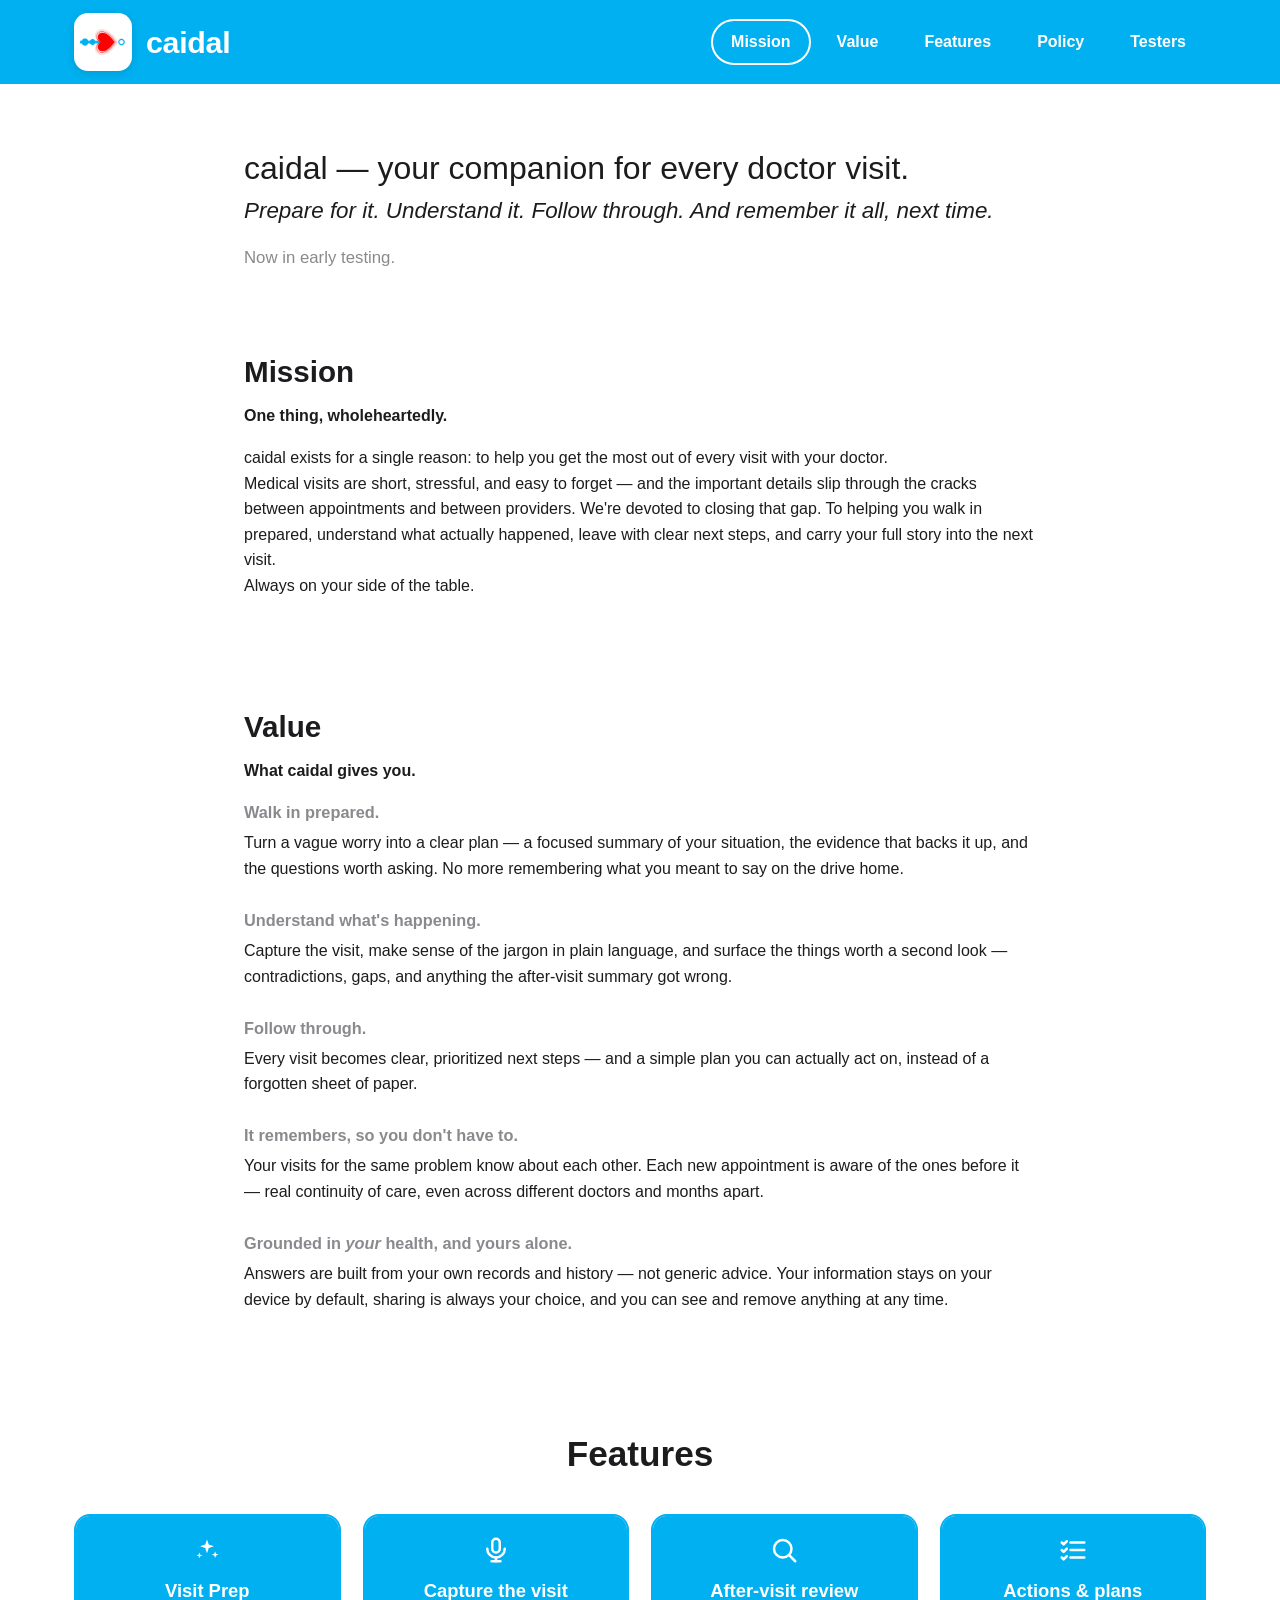
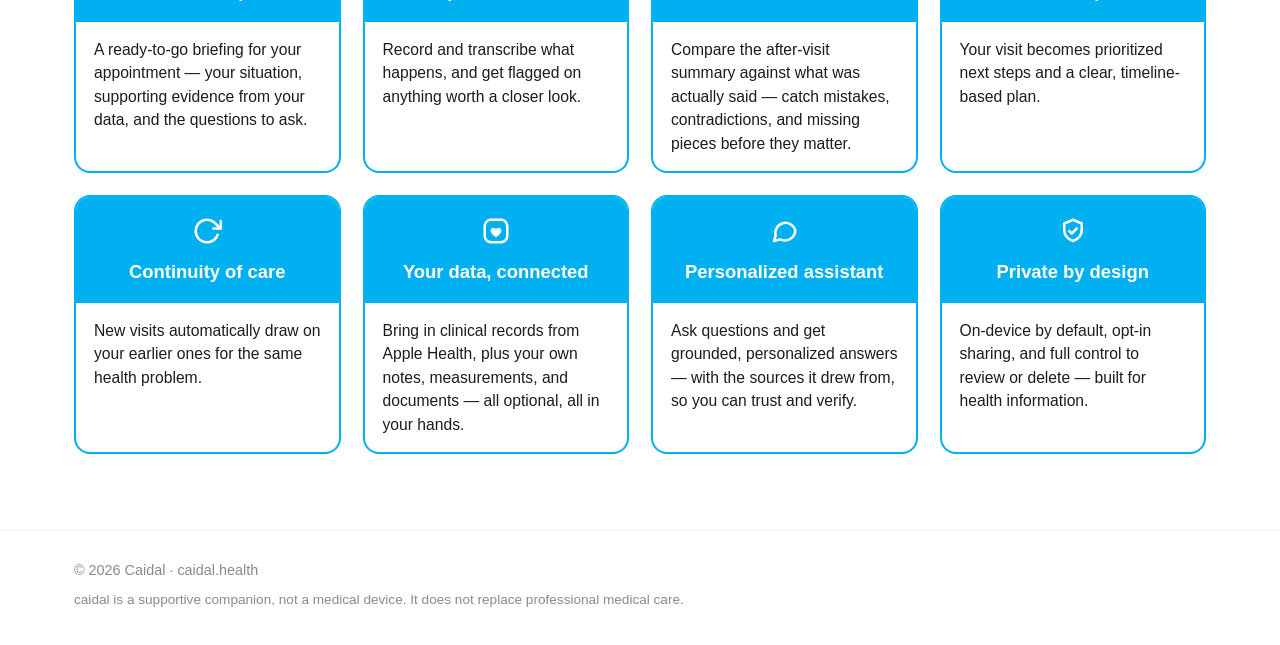
<file: index.html>
<!DOCTYPE html>
<html lang="en">
<head>
  <meta charset="UTF-8">
  <meta name="viewport" content="width=device-width, initial-scale=1">
  <title>caidal — your companion for every doctor visit</title>
  <meta name="description" content="caidal helps you prepare for, understand, and follow through on every doctor visit — grounded in your own health, and on your side.">

  <!-- Open Graph (nice link previews) -->
  <meta property="og:title" content="caidal — your companion for every doctor visit">
  <meta property="og:description" content="Prepare for it. Understand it. Follow through. And remember it all, next time.">
  <meta property="og:type" content="website">
  <meta property="og:url" content="https://caidal.health">
  <meta property="og:image" content="https://caidal.health/assets/og-image.png">

  <link rel="icon" type="image/png" href="assets/favicon.png?v=2">
  <link rel="stylesheet" href="styles.css">
</head>
<body>

  <!-- ─────────────── Header ─────────────── -->
  <header class="site-header">
    <div class="header-inner">
      <a class="brand" href="#top" aria-label="caidal home">
        <span class="logo-tile"><img src="assets/logo.png" alt="caidal"></span>
        <span class="wordmark">caidal</span>
      </a>

      <button class="nav-toggle" aria-label="Menu" aria-expanded="false" aria-controls="primary-nav">
        <span></span><span></span><span></span>
      </button>

      <nav>
        <ul id="primary-nav">
          <li><a href="#mission">Mission</a></li>
          <li><a href="#value">Value</a></li>
          <li><a href="#features">Features</a></li>
          <li><a href="privacy.html">Policy</a></li>
          <li><a href="testers.html">Testers</a></li>
        </ul>
      </nav>
    </div>
  </header>

  <main id="top">

    <!-- ─────────────── Hero ─────────────── -->
    <section class="hero prose">
      <h1 class="hero-title">caidal — your companion for every doctor visit.</h1>
      <p class="hero-sub"><em>Prepare for it. Understand it. Follow through. And remember it all, next time.</em></p>
      <p class="hero-badge">Now in early testing.</p>
    </section>

    <!-- ─────────────── Mission ─────────────── -->
    <section id="mission" class="section prose">
      <h2>Mission</h2>
      <p class="lead">One thing, wholeheartedly.</p>
      <p>
        caidal exists for a single reason: to help you get the most out of every visit with your doctor.<br>
        Medical visits are short, stressful, and easy to forget — and the important details slip through the cracks between appointments and between providers. We're devoted to closing that gap. To helping you walk in prepared, understand what actually happened, leave with clear next steps, and carry your full story into the next visit.<br>
        Always on your side of the table.
      </p>
    </section>

    <!-- ─────────────── Value ─────────────── -->
    <section id="value" class="section prose">
      <h2>Value</h2>
      <p class="lead">What caidal gives you.</p>

      <div class="value-item">
        <h3>Walk in prepared.</h3>
        <p>Turn a vague worry into a clear plan — a focused summary of your situation, the evidence that backs it up, and the questions worth asking. No more remembering what you meant to say on the drive home.</p>
      </div>

      <div class="value-item">
        <h3>Understand what's happening.</h3>
        <p>Capture the visit, make sense of the jargon in plain language, and surface the things worth a second look — contradictions, gaps, and anything the after-visit summary got wrong.</p>
      </div>

      <div class="value-item">
        <h3>Follow through.</h3>
        <p>Every visit becomes clear, prioritized next steps — and a simple plan you can actually act on, instead of a forgotten sheet of paper.</p>
      </div>

      <div class="value-item">
        <h3>It remembers, so you don't have to.</h3>
        <p>Your visits for the same problem know about each other. Each new appointment is aware of the ones before it — real continuity of care, even across different doctors and months apart.</p>
      </div>

      <div class="value-item">
        <h3>Grounded in <em>your</em> health, and yours alone.</h3>
        <p>Answers are built from your own records and history — not generic advice. Your information stays on your device by default, sharing is always your choice, and you can see and remove anything at any time.</p>
      </div>
    </section>

    <!-- ─────────────── Features ─────────────── -->
    <section id="features" class="features">
      <h2 class="features-title">Features</h2>

      <div class="feature-grid">
        <article class="feature-card">
          <div class="feature-card-head">
            <div class="feature-icon">
              <svg viewBox="0 0 24 24" fill="currentColor" aria-hidden="true">
                <path d="M12 3.5l1.4 4.1 4.1 1.4-4.1 1.4L12 14.5l-1.4-4.1L6.5 9l4.1-1.4L12 3.5z"/>
                <path d="M18.5 13l.7 2 2 .7-2 .7-.7 2-.7-2-2-.7 2-.7.7-2z"/>
                <path d="M6 14l.6 1.7 1.7.6-1.7.6L6 18.6l-.6-1.7L3.7 16.3l1.7-.6L6 14z"/>
              </svg>
            </div>
            <h3>Visit Prep</h3>
          </div>
          <div class="feature-card-body">
            <p>A ready-to-go briefing for your appointment — your situation, supporting evidence from your data, and the questions to ask.</p>
          </div>
        </article>

        <article class="feature-card">
          <div class="feature-card-head">
            <div class="feature-icon">
              <svg viewBox="0 0 24 24" fill="none" stroke="currentColor" stroke-width="2" stroke-linecap="round" stroke-linejoin="round" aria-hidden="true">
                <rect x="9" y="3" width="6" height="11" rx="3"/>
                <path d="M5 11a7 7 0 0 0 14 0"/>
                <line x1="12" y1="18" x2="12" y2="21"/>
                <line x1="8.5" y1="21" x2="15.5" y2="21"/>
              </svg>
            </div>
            <h3>Capture the visit</h3>
          </div>
          <div class="feature-card-body">
            <p>Record and transcribe what happens, and get flagged on anything worth a closer look.</p>
          </div>
        </article>

        <article class="feature-card">
          <div class="feature-card-head">
            <div class="feature-icon">
              <svg viewBox="0 0 24 24" fill="none" stroke="currentColor" stroke-width="2" stroke-linecap="round" stroke-linejoin="round" aria-hidden="true">
                <circle cx="11" cy="11" r="7"/>
                <line x1="16.5" y1="16.5" x2="21" y2="21"/>
              </svg>
            </div>
            <h3>After-visit review</h3>
          </div>
          <div class="feature-card-body">
            <p>Compare the after-visit summary against what was actually said — catch mistakes, contradictions, and missing pieces before they matter.</p>
          </div>
        </article>

        <article class="feature-card">
          <div class="feature-card-head">
            <div class="feature-icon">
              <svg viewBox="0 0 24 24" fill="none" stroke="currentColor" stroke-width="2" stroke-linecap="round" stroke-linejoin="round" aria-hidden="true">
                <path d="M3 6l1.5 1.5L7 5"/>
                <path d="M3 12l1.5 1.5L7 11"/>
                <path d="M3 18l1.5 1.5L7 17"/>
                <line x1="10" y1="6" x2="21" y2="6"/>
                <line x1="10" y1="12" x2="21" y2="12"/>
                <line x1="10" y1="18" x2="21" y2="18"/>
              </svg>
            </div>
            <h3>Actions &amp; plans</h3>
          </div>
          <div class="feature-card-body">
            <p>Your visit becomes prioritized next steps and a clear, timeline-based plan.</p>
          </div>
        </article>

        <article class="feature-card">
          <div class="feature-card-head">
            <div class="feature-icon">
              <svg viewBox="0 0 24 24" fill="none" stroke="currentColor" stroke-width="2" stroke-linecap="round" stroke-linejoin="round" aria-hidden="true">
                <polyline points="23 4 23 10 17 10"/>
                <path d="M20.49 15a9 9 0 1 1-2.12-9.36L23 10"/>
              </svg>
            </div>
            <h3>Continuity of care</h3>
          </div>
          <div class="feature-card-body">
            <p>New visits automatically draw on your earlier ones for the same health problem.</p>
          </div>
        </article>

        <article class="feature-card">
          <div class="feature-card-head">
            <div class="feature-icon">
              <svg viewBox="0 0 24 24" fill="none" stroke="currentColor" stroke-width="2" stroke-linejoin="round" aria-hidden="true">
                <rect x="3" y="3" width="18" height="18" rx="5"/>
                <path d="M12 17c-2.5-1.7-4.3-3.3-4.3-5.2a2.2 2.2 0 0 1 4.3-.8 2.2 2.2 0 0 1 4.3.8c0 1.9-1.8 3.5-4.3 5.2z" fill="currentColor" stroke="none"/>
              </svg>
            </div>
            <h3>Your data, connected</h3>
          </div>
          <div class="feature-card-body">
            <p>Bring in clinical records from Apple Health, plus your own notes, measurements, and documents — all optional, all in your hands.</p>
          </div>
        </article>

        <article class="feature-card">
          <div class="feature-card-head">
            <div class="feature-icon">
              <svg viewBox="0 0 24 24" fill="none" stroke="currentColor" stroke-width="2" stroke-linecap="round" stroke-linejoin="round" aria-hidden="true">
                <path d="M21 11.5a8 8 0 0 1-8.5 8 9 9 0 0 1-3.7-.8L4 20l1.3-4.2A8 8 0 1 1 21 11.5z"/>
              </svg>
            </div>
            <h3>Personalized assistant</h3>
          </div>
          <div class="feature-card-body">
            <p>Ask questions and get grounded, personalized answers — with the sources it drew from, so you can trust and verify.</p>
          </div>
        </article>

        <article class="feature-card">
          <div class="feature-card-head">
            <div class="feature-icon">
              <svg viewBox="0 0 24 24" fill="none" stroke="currentColor" stroke-width="2" stroke-linecap="round" stroke-linejoin="round" aria-hidden="true">
                <path d="M12 3l7 3v5c0 4.5-3 7.6-7 9-4-1.4-7-4.5-7-9V6z"/>
                <path d="M9 12l2 2 4-4"/>
              </svg>
            </div>
            <h3>Private by design</h3>
          </div>
          <div class="feature-card-body">
            <p>On-device by default, opt-in sharing, and full control to review or delete — built for health information.</p>
          </div>
        </article>
      </div>
    </section>

  </main>

  <!-- ─────────────── Footer ─────────────── -->
  <footer class="site-footer">
    <div class="footer-inner">
      <p>© 2026 Caidal · caidal.health</p>
      <p class="disclaimer">caidal is a supportive companion, not a medical device. It does not replace professional medical care.</p>
    </div>
  </footer>

  <script src="script.js"></script>
</body>
</html>
</file>
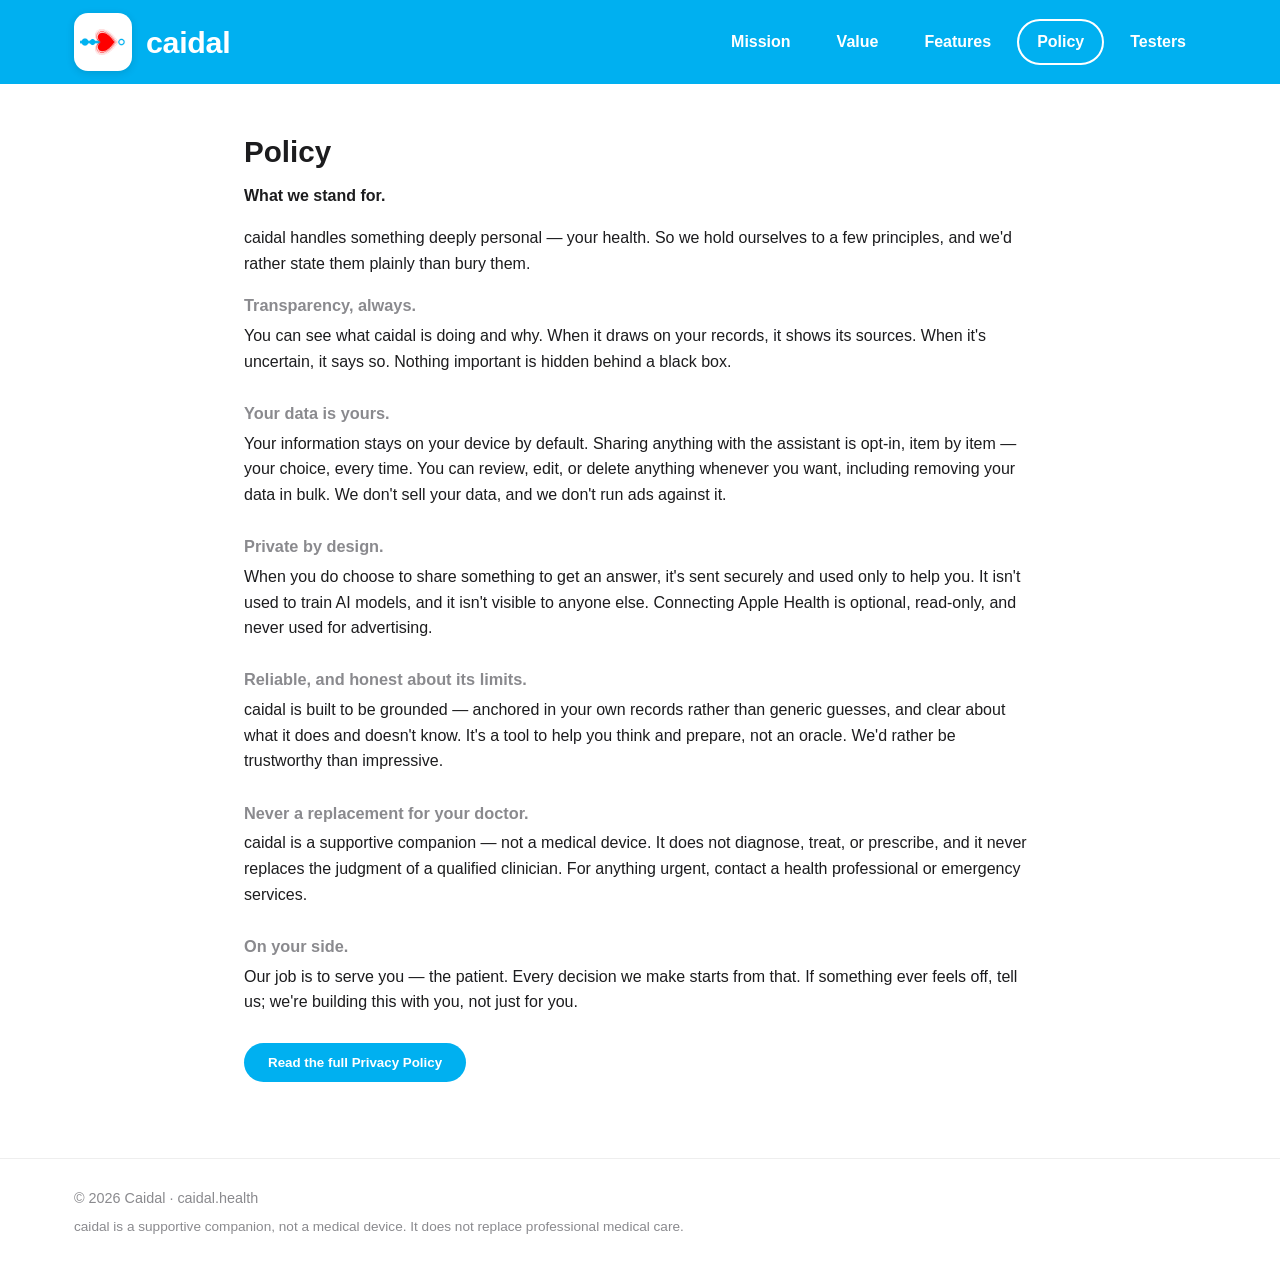
<file: privacy.html>
<!DOCTYPE html>
<html lang="en">
<head>
  <meta charset="UTF-8">
  <meta name="viewport" content="width=device-width, initial-scale=1">
  <title>Policy — caidal</title>
  <meta name="description" content="What caidal stands for — transparency, your data in your control, and never a replacement for clinical care.">
  <link rel="icon" type="image/png" href="assets/favicon.png?v=2">
  <link rel="stylesheet" href="styles.css">
</head>
<body>

  <header class="site-header">
    <div class="header-inner">
      <a class="brand" href="index.html" aria-label="caidal home">
        <span class="logo-tile"><img src="assets/logo.png" alt="caidal"></span>
        <span class="wordmark">caidal</span>
      </a>
      <button class="nav-toggle" aria-label="Menu" aria-expanded="false" aria-controls="primary-nav">
        <span></span><span></span><span></span>
      </button>
      <nav>
        <ul id="primary-nav">
          <li><a href="index.html#mission">Mission</a></li>
          <li><a href="index.html#value">Value</a></li>
          <li><a href="index.html#features">Features</a></li>
          <li><a href="privacy.html" class="active">Policy</a></li>
          <li><a href="testers.html">Testers</a></li>
        </ul>
      </nav>
    </div>
  </header>

  <main>
    <section class="section prose">
      <h2>Policy</h2>
      <p class="lead">What we stand for.</p>
      <p>caidal handles something deeply personal — your health. So we hold ourselves to a few principles, and we'd rather state them plainly than bury them.</p>

      <div class="value-item">
        <h3>Transparency, always.</h3>
        <p>You can see what caidal is doing and why. When it draws on your records, it shows its sources. When it's uncertain, it says so. Nothing important is hidden behind a black box.</p>
      </div>

      <div class="value-item">
        <h3>Your data is yours.</h3>
        <p>Your information stays on your device by default. Sharing anything with the assistant is opt-in, item by item — your choice, every time. You can review, edit, or delete anything whenever you want, including removing your data in bulk. We don't sell your data, and we don't run ads against it.</p>
      </div>

      <div class="value-item">
        <h3>Private by design.</h3>
        <p>When you do choose to share something to get an answer, it's sent securely and used only to help you. It isn't used to train AI models, and it isn't visible to anyone else. Connecting Apple Health is optional, read-only, and never used for advertising.</p>
      </div>

      <div class="value-item">
        <h3>Reliable, and honest about its limits.</h3>
        <p>caidal is built to be grounded — anchored in your own records rather than generic guesses, and clear about what it does and doesn't know. It's a tool to help you think and prepare, not an oracle. We'd rather be trustworthy than impressive.</p>
      </div>

      <div class="value-item">
        <h3>Never a replacement for your doctor.</h3>
        <p>caidal is a supportive companion — not a medical device. It does not diagnose, treat, or prescribe, and it never replaces the judgment of a qualified clinician. For anything urgent, contact a health professional or emergency services.</p>
      </div>

      <div class="value-item">
        <h3>On your side.</h3>
        <p>Our job is to serve you — the patient. Every decision we make starts from that. If something ever feels off, tell us; we're building this with you, not just for you.</p>
      </div>

      <div class="actions">
        <button class="btn" data-modal="privacy-full">Read the full Privacy Policy</button>
      </div>
    </section>
  </main>

  <footer class="site-footer">
    <div class="footer-inner">
      <p>© 2026 Caidal · caidal.health</p>
      <p class="disclaimer">caidal is a supportive companion, not a medical device. It does not replace professional medical care.</p>
    </div>
  </footer>

  <!-- ─────────────── Full Privacy Policy (modal) ─────────────── -->
  <div class="modal" id="privacy-full" hidden role="dialog" aria-modal="true" aria-labelledby="privacy-full-title">
    <div class="modal-dialog">
      <div class="modal-head">
        <h3 id="privacy-full-title">Privacy Policy</h3>
        <button class="modal-close" data-close aria-label="Close">&times;</button>
      </div>
      <div class="modal-body">
        <p class="muted">Last updated: July 16, 2026</p>
        <p>caidal (“caidal,” “we,” “us”) is a companion app that helps you prepare for, understand, and follow through on your medical visits. This Privacy Policy explains what information the app handles, how it's used, and the choices and controls you have.</p>

        <h4>Who we are</h4>
        <p>caidal is built by the caidal team, led by Drashko Nakikj, based in New York, USA. You can reach us anytime at <strong>drashko.nakikj@gmail.com</strong>.</p>

        <h4>The short version</h4>
        <ul>
          <li>Your information stays <strong>on your device</strong> unless you choose to share it.</li>
          <li>Sharing with the AI assistant is <strong>opt-in</strong>, and you can review or delete anything at any time.</li>
          <li>We <strong>do not sell</strong> your data and <strong>do not use it for advertising.</strong></li>
          <li>Connecting <strong>Apple Health</strong> is optional, read-only, and never used for ads.</li>
          <li>caidal is <strong>not a medical device</strong> and does not replace professional care.</li>
        </ul>

        <h4>Information caidal handles</h4>
        <p>Depending on how you use the app, caidal may handle: profile information you enter; visit information you create (details, questions, notes, tags, and audio you choose to record); health and personal data you add or import — including clinical records from Apple Health; your conversations with the assistant; and basic app activity needed to run the service.</p>

        <h4>Where your information is stored</h4>
        <p>By default, your information is stored <strong>locally on your device.</strong> caidal does not upload it to our servers or to third parties simply because you added it to the app.</p>

        <h4>When information is shared — and with whom</h4>
        <p><strong>AI assistant (OpenAI).</strong> When you choose to use the assistant, the relevant content is sent — through caidal's secure server — to OpenAI, which processes it to generate responses. This is opt-in and item-by-item. OpenAI does not use this content to train its models, and it is not visible to other users. OpenAI may retain content briefly to monitor for misuse, per its API policies. caidal uses this content only to provide the app's features — never for advertising, marketing, or data mining.</p>
        <p><strong>Apple Health (optional).</strong> If you connect Apple Health, caidal reads only the records you approve, with your explicit permission. caidal never writes data back, never stores it in iCloud, and never uses Health data for advertising. Clinical records are sent to OpenAI only if you choose to share them with the assistant, and solely to provide the feature you requested.</p>
        <p><strong>Apple (during testing).</strong> While caidal is distributed through TestFlight, Apple may provide us with crash logs and basic usage statistics to help us improve the app.</p>
        <p>We do not sell your information, and we do not share it with advertisers or data brokers.</p>

        <h4>Your choices and controls</h4>
        <ul>
          <li>Share nothing by default — your data stays on your device until you decide otherwise.</li>
          <li>Opt in per item — you choose exactly what the assistant can use.</li>
          <li>Review, edit, and delete anything at any time, including a built-in Data Manager for bulk deletion.</li>
          <li>Disconnect Apple Health anytime in Settings → Privacy &amp; Security → Health.</li>
          <li>Delete everything by removing your data in the app and/or deleting the app.</li>
        </ul>

        <h4>Data retention</h4>
        <p>Information stays on your device until you delete it or remove the app. Content sent to OpenAI is handled per its retention policies (typically deleted within a short window). Contact us at <strong>drashko.nakikj@gmail.com</strong> with any request about your information.</p>

        <h4>Security</h4>
        <p>We take reasonable measures to protect your information, including keeping data on your device by default and transmitting it over encrypted connections (HTTPS/TLS) when it is shared. No method of storage or transmission is ever 100% secure, but we design caidal to minimize what leaves your device.</p>

        <h4>Minors</h4>
        <p>caidal is intended for adults. If you are a minor (under 18), please do not use the app. We do not knowingly collect information from anyone under 18.</p>

        <h4>Not medical advice</h4>
        <p>caidal is a supportive tool and not a medical device. It does not diagnose, treat, or prescribe, and it does not replace the judgment of a qualified healthcare professional. For anything urgent, contact a health professional or emergency services.</p>

        <h4>Changes to this policy</h4>
        <p>We may update this policy as caidal evolves. Material changes will be posted here with a new “Last updated” date.</p>

        <h4>Contact</h4>
        <p>Questions or requests about your privacy? Email us at <strong>drashko.nakikj@gmail.com</strong>.</p>
      </div>
    </div>
  </div>

  <script src="script.js"></script>
</body>
</html>
</file>
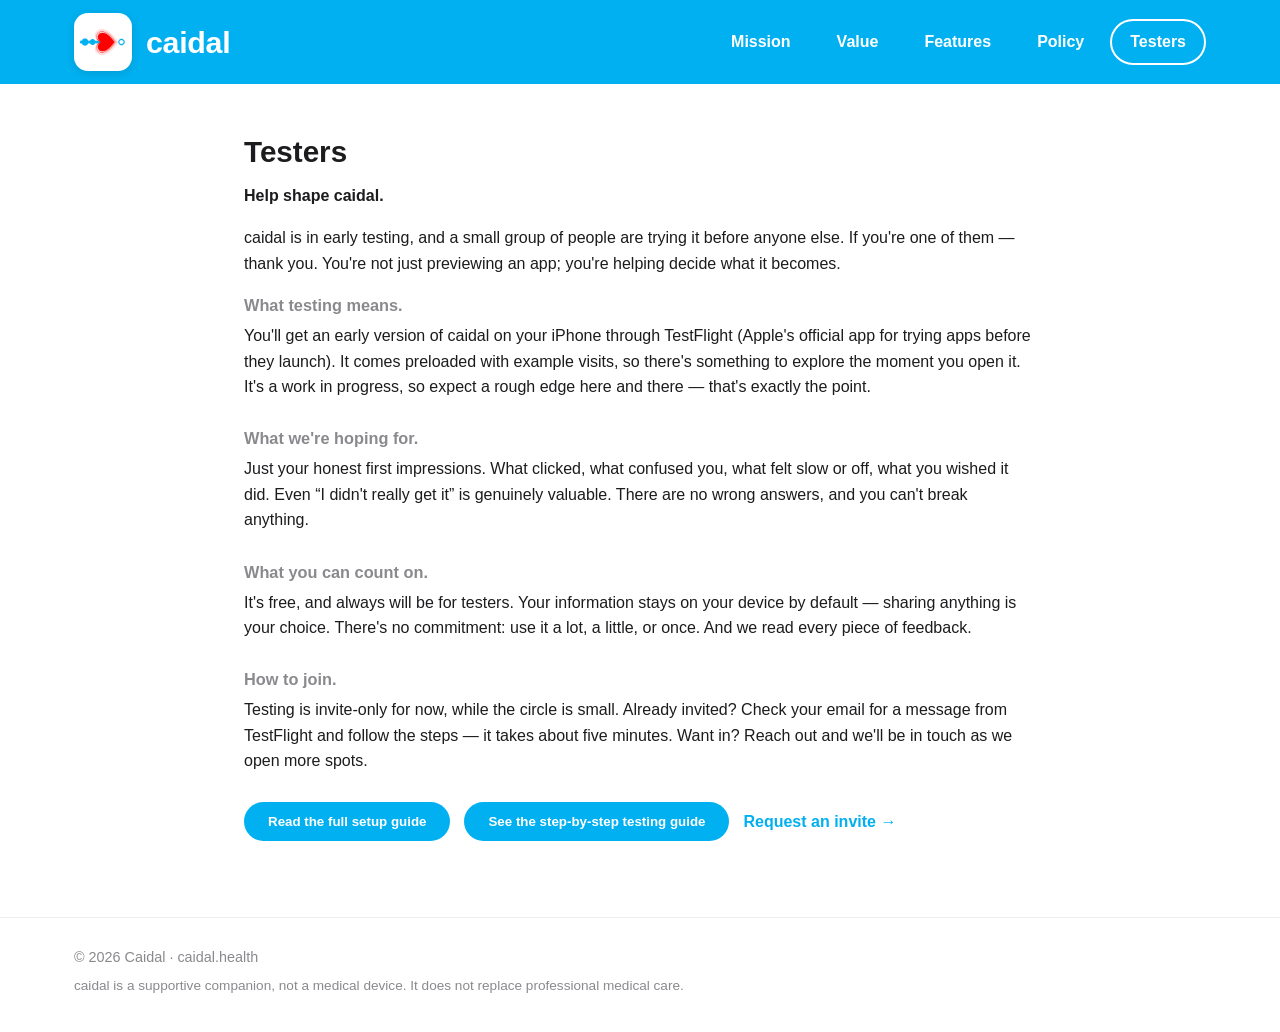
<file: testers.html>
<!DOCTYPE html>
<html lang="en">
<head>
  <meta charset="UTF-8">
  <meta name="viewport" content="width=device-width, initial-scale=1">
  <title>Testers — caidal</title>
  <meta name="description" content="Help shape caidal. Join the early testers trying it before anyone else.">
  <link rel="icon" type="image/png" href="assets/favicon.png?v=2">
  <link rel="stylesheet" href="styles.css?v=4">
</head>
<body>

  <header class="site-header">
    <div class="header-inner">
      <a class="brand" href="index.html" aria-label="caidal home">
        <span class="logo-tile"><img src="assets/logo.png" alt="caidal"></span>
        <span class="wordmark">caidal</span>
      </a>
      <button class="nav-toggle" aria-label="Menu" aria-expanded="false" aria-controls="primary-nav">
        <span></span><span></span><span></span>
      </button>
      <nav>
        <ul id="primary-nav">
          <li><a href="index.html#mission">Mission</a></li>
          <li><a href="index.html#value">Value</a></li>
          <li><a href="index.html#features">Features</a></li>
          <li><a href="privacy.html">Policy</a></li>
          <li><a href="testers.html" class="active">Testers</a></li>
        </ul>
      </nav>
    </div>
  </header>

  <main>
    <section class="section prose">
      <h2>Testers</h2>
      <p class="lead">Help shape caidal.</p>
      <p>caidal is in early testing, and a small group of people are trying it before anyone else. If you're one of them — thank you. You're not just previewing an app; you're helping decide what it becomes.</p>

      <div class="value-item">
        <h3>What testing means.</h3>
        <p>You'll get an early version of caidal on your iPhone through TestFlight (Apple's official app for trying apps before they launch). It comes preloaded with example visits, so there's something to explore the moment you open it. It's a work in progress, so expect a rough edge here and there — that's exactly the point.</p>
      </div>

      <div class="value-item">
        <h3>What we're hoping for.</h3>
        <p>Just your honest first impressions. What clicked, what confused you, what felt slow or off, what you wished it did. Even “I didn't really get it” is genuinely valuable. There are no wrong answers, and you can't break anything.</p>
      </div>

      <div class="value-item">
        <h3>What you can count on.</h3>
        <p>It's free, and always will be for testers. Your information stays on your device by default — sharing anything is your choice. There's no commitment: use it a lot, a little, or once. And we read every piece of feedback.</p>
      </div>

      <div class="value-item">
        <h3>How to join.</h3>
        <p>Testing is invite-only for now, while the circle is small. Already invited? Check your email for a message from TestFlight and follow the steps — it takes about five minutes. Want in? Reach out and we'll be in touch as we open more spots.</p>
      </div>

      <div class="actions">
        <button class="btn" data-modal="tester-guide">Read the full setup guide</button>
        <button class="btn" data-modal="testing-guide">See the step-by-step testing guide</button>
        <a class="link-btn" href="mailto:drashko.nakikj@gmail.com?subject=caidal%20beta%20invite">Request an invite &rarr;</a>
      </div>
    </section>
  </main>

  <footer class="site-footer">
    <div class="footer-inner">
      <p>© 2026 Caidal · caidal.health</p>
      <p class="disclaimer">caidal is a supportive companion, not a medical device. It does not replace professional medical care.</p>
    </div>
  </footer>

  <!-- ─────────────── Tester setup guide (modal) ─────────────── -->
  <div class="modal" id="tester-guide" hidden role="dialog" aria-modal="true" aria-labelledby="tester-guide-title">
    <div class="modal-dialog">
      <div class="modal-head">
        <h3 id="tester-guide-title">Setup guide</h3>
        <button class="modal-close" data-close aria-label="Close">&times;</button>
      </div>
      <div class="modal-body">
        <p>Welcome — and thank you for helping test caidal. This takes about 10 minutes, and no tech skills are needed. If you can install an app, you can do this.</p>
        <p class="muted">You'll need an iPhone (or iPad) on a recent version of iOS. If anything won't install, it's usually because the phone needs a quick update: Settings → General → Software Update.</p>

        <h4>1 · Get the app (three steps)</h4>
        <p>caidal isn't in the App Store yet, so we use Apple's official tool for trying apps early, called <strong>TestFlight</strong>. It's made by Apple and completely safe.</p>
        <ul class="step-list">
          <li><strong>Install TestFlight</strong> — open the App Store, search “TestFlight,” and tap Get (it's free).</li>
          <li><strong>Accept your invitation</strong> — open the “You're invited to test caidal” email on your iPhone and tap “View in TestFlight,” then Accept.</li>
          <li><strong>Install caidal</strong> — tap Install. That's it — caidal is now on your home screen.</li>
        </ul>
        <p class="muted">Because it's a test version, caidal may update often. When it does, TestFlight will let you know — just tap Update.</p>

        <h4>2 · Your first time opening caidal</h4>
        <ul>
          <li><strong>A quick welcome tour.</strong> The first launch opens with a short intro — what caidal is, how it works, and how it treats your data. It's a few taps, and you can hit “Skip” (top-right) anytime.</li>
          <li><strong>One thing to accept.</strong> On the privacy screen you'll tick a short <strong>tester consent</strong> — a plain-language “this is an early beta, not medical advice” note. It needs to be checked to continue.</li>
          <li><strong>Optional boosts.</strong> On the final “You're ready” page you can pull your Apple Health records, add a basic profile, and pick your assistant's model. All optional — a green or orange check shows what you've done.</li>
          <li><strong>Straight into your first visit.</strong> Tap “Start my first visit” and caidal drops you right into a new visit to try things out. Prefer to look around first? Choose “Skip for now.”</li>
          <li class="muted">For this beta the welcome tour shows on every launch so you can re-test it — just tap Skip to breeze past.</li>
        </ul>

        <h4>3 · Apple Health (totally optional)</h4>
        <p>caidal can connect to Apple Health to read your clinical records so its answers are more tailored to you. <strong>This is optional — the app works fully without it.</strong> If you'd rather not, just skip that step.</p>
        <ul>
          <li>If you'd like to try it, tap “Turn On All” (or pick items) when caidal asks, then Allow.</li>
          <li>caidal only reads what you approve; you can turn it off anytime in Settings → Privacy &amp; Security → Health.</li>
          <li>On an iPad, Apple Health isn't available — that's normal; everything else still works.</li>
        </ul>

        <h4>4 · Is your information safe?</h4>
        <ul>
          <li>Sharing is your choice, item by item — by default your data stays on your phone.</li>
          <li>What you do share is sent securely to OpenAI only to generate your answers.</li>
          <li>Your data is not used to train AI models, and not visible to anyone else.</li>
          <li>You're always in control — review, remove, or delete anything at any time.</li>
        </ul>

        <h4>5 · How to share your thoughts</h4>
        <p>This is the whole point — your honest first impressions. Two easy ways:</p>
        <ul>
          <li>Inside TestFlight: take a screenshot while using caidal, and TestFlight will offer to send it to us with a note.</li>
          <li>Or just email us anything — what confused you, what you liked, what felt off. Even “I didn't get it” is incredibly useful.</li>
        </ul>

        <p>That's everything. Thank you for being early — the first people to believe in something are the ones who make it real. 🙌</p>
      </div>
    </div>
  </div>

  <!-- ─────────────── Step-by-step testing guide (modal) ─────────────── -->
  <div class="modal" id="testing-guide" hidden role="dialog" aria-modal="true" aria-labelledby="testing-guide-title">
    <div class="modal-dialog">
      <div class="modal-head">
        <h3 id="testing-guide-title">Step-by-step testing guide</h3>
        <button class="modal-close" data-close aria-label="Close">&times;</button>
      </div>
      <div class="modal-body">
        <p>We're building something we genuinely care about, and we want you in early — before it's finished, while your reaction can still shape it.</p>

        <h4>Intro</h4>
        <p><b class="brand-ink">caidal</b> is an app to help people get more out of their doctor visits: walk in prepared, understand what actually happened, leave with a clear plan, and carry the whole story into the next visit. Most of us leave appointments foggy, forget half of what was said, and start from zero every time. <b class="brand-ink">caidal</b> is our attempt to fix that.</p>
        <p>Here's why we're asking you specifically: the first handful of people to try something are the ones who shape what it becomes. Your confusion, your &ldquo;wait, what does this do?&rdquo;, even your &ldquo;I'd never use this&rdquo; — that's the most valuable feedback we can get while it's still soft clay. It's ~15&ndash;20 minutes, you can't break anything, and &ldquo;I didn't get it&rdquo; is genuinely useful. Thank you — it means a lot. 🙏</p>

        <h4><b class="brand-ink">caidal's</b> model</h4>
        <p><b class="brand-ink">caidal</b> has a simple model, and it's all about one thing: supporting your visit experience so it's done thoroughly and reliably. A few ideas make that work.</p>
        <ul>
          <li><strong>Visits are organized by problem.</strong> <b class="brand-ink">caidal</b> groups your visits under the problem they address, so it can follow the whole <strong>journey</strong> — and each visit is aware of the ones before it. Continuity of care, built in.</li>
          <li><strong>Your health data lives in four types</strong> — <strong>clinical records</strong>, <strong>personal data</strong>, <strong>documents</strong>, and <strong>notes</strong>. Attach any of them to as many related visits as you like, to give <b class="brand-ink">caidal</b> evidence and sharpen the answers it produces for that visit.</li>
          <li><strong>Visits produce episodes and documents — recordings you make and files you add.</strong> From these, <b class="brand-ink">caidal</b> extracts <strong>alerts</strong> (things worth paying attention to), <strong>findings</strong> (what was learned about you), and <strong>actions</strong> (steps to take for your health). Crucially, every extraction is <em>grounded in the wider context</em> — the visit itself and all of your data — not just the single recording or page.</li>
        </ul>

        <h4><b class="brand-ink">caidal's</b> heartbeat</h4>
        <p>Two simple rhythms run through the whole app. Feel them once and everything clicks.</p>
        <p><strong>Draft &rarr; Discuss &rarr; Finalize.</strong> Almost everything <b class="brand-ink">caidal</b> makes for you follows this beat. You kick off a <em>draft</em> right where it belongs — ask it to prepare you for a visit from the chat, or pull alerts, results, and next steps from your recordings and documents inside the visit. From there you <em>discuss</em> the draft in the chat — refine, add, reshape — with the follow-up actions appearing as buttons just above the message box, then you <em>finalize</em>, and it lands in its <strong>hub entry</strong>, ready to use.</p>
        <p class="muted">The <strong>visit hub</strong> is home base for a single visit: <strong>Preparation, Visit, Alerts, Results, Next steps</strong> — each one both shows what you've finalized and is where you draft it. Rule of thumb: right after you finalize, open the matching hub entry to see what you locked in.</p>
        <p><strong>Capture &rarr; Refine &rarr; Save.</strong> The second rhythm is getting your health story in with zero friction, through <strong>Scribbles</strong>. The moment something comes to mind — a symptom, a worry, a measurement, a question — jot or speak a quick Scribble — or snap a quick photo. Don't organize it, don't make it perfect; just get it out of your head while it's fresh. Later you shape it into a <strong>Note</strong> or a <strong>Personal Data</strong> point — or even an <strong>Alert</strong>, a <strong>Result</strong>, or a <strong>Next step</strong> — and attach it to any visit. The more complete your story, the more personal and accurate <b class="brand-ink">caidal</b> becomes.</p>

        <h4><b class="brand-ink">caidal's</b> storytelling</h4>
        <p>Because your visits are organized by problem — and each one remembers the ones before it — <b class="brand-ink">caidal</b> can tell the <strong>story of your journey</strong>, not just hand you a pile of records. Ask for the <strong>whole arc</strong> across a problem's visits, or zoom into a single <strong>thread</strong> built from one kind of data: how a <strong>symptom has progressed</strong>, how a <strong>measurement has trended</strong>, or how a <strong>treatment has worked</strong> over time.</p>
        <p>That story is there for the two moments that matter most: <strong>reminding yourself</strong> what actually happened between appointments, and <strong>conveying it to your doctor</strong> — a clear, grounded recap instead of &ldquo;um, I think it got a little better?&rdquo;</p>

        <h4>Optional first move (one tap)</h4>
        <p><b class="brand-ink">caidal</b> can pull your real medical records straight from <strong>Apple Health</strong> with a single button — instant, realistic data to explore with. Totally optional, though: if you'd rather not, or you don't have any records in Apple Health, that's completely fine — nothing here is required, and skipping it won't break or block anything.</p>
        <p class="muted">And if you do pull them: your records stay on your device, and <b class="brand-ink">caidal</b> only reads what you approve (read-only). Nothing is ever sent anywhere unless you personally choose to share a specific item with the assistant.</p>

        <h4>Before you dive in</h4>
        <p>The app comes preloaded with example visits and data, some of which you'll use at the end of the walkthrough. For now, stick to the walkthrough script and explore more later.</p>

        <h4>The tasks for you to try (≈15&ndash;20 min)</h4>
        <p>Pick a &ldquo;case.&rdquo; Think of a health thing you've dealt with — a trick knee, migraines, blood pressure, a recent check-up. Nothing comes to mind? Make one up (say, recurring headaches). That's your storyline.</p>

        <h4>1 &middot; Start a visit — your way</h4>
        <ul>
          <li>A brand-new visit gently nudges you that it has <strong>no data yet</strong> and offers to add some. <strong>For this walkthrough, skip it</strong> (tap <strong>Not now</strong>) — we'll add data on purpose in Step 3.</li>
          <li>Create a <strong>new visit</strong> for your case (e.g. &ldquo;Headaches — primary care&rdquo;). It opens straight into a chat with a short <strong>intake form</strong>.</li>
          <li><strong>Try both paths</strong> (the big new thing we'd love your read on): either <strong>fill it in</strong> — only <strong>Title</strong> and <strong>Chief complaint</strong> are required — and tap <strong>Submit</strong>; <em>or</em> tap <strong>Skip form</strong> and just <em>talk</em>, describing what's bothering you and what you want out of the visit in your own words.</li>
          <li>Either way, the message box opens and you're chatting — tell <b class="brand-ink">caidal</b> what's on your mind and ask whatever you want.</li>
        </ul>

        <h4>2 &middot; Get prepared (the heartbeat)</h4>
        <ul>
          <li>Whenever you feel ready — right away, or after a few back-and-forth messages — tap the <strong>&#8943; menu (top-right)</strong> &rarr; <strong>&ldquo;Prepare me for the visit&rdquo;</strong>. That's the one command in that menu; <b class="brand-ink">caidal</b> drafts your prep from the conversation so far.</li>
          <li><strong>Discuss</strong> the draft in the chat — refine it, add a question, reshape it until it feels like <em>your</em> briefing (the follow-up actions show up as buttons just above the message box) &rarr; then <strong>finalize</strong>. Open the <strong>Preparation</strong> hub entry to see what you locked in. <span class="muted">(The pattern everywhere: once you finalize, check the matching hub entry.)</span></li>
          <li><span class="muted">Heads-up: anywhere inside a visit (a hub entry, Alerts, and so on), a <strong>blue chat button</strong> sits bottom-right, just above the round <strong>Scribble</strong> button — tap it any time to jump straight back to this visit's chat.</span></li>
        </ul>

        <h4>3 &middot; Give it context</h4>
        <ul>
          <li>Attach related <strong>data</strong> to the visit via <strong>&#8943; menu &rarr; Data &rarr; Add</strong> — a <strong>personal data</strong> point (a measurement, a symptom) or a <strong>medical record</strong> (if you pulled from Apple Health). Old or rough is fine; we just want the flow.</li>
        </ul>

        <h4>4 &middot; &ldquo;Attend&rdquo; the visit</h4>
        <ul>
          <li>Open the <strong>Visit</strong> hub entry and record an <strong>episode</strong> — hit <strong>record</strong> and talk for a bit, saying some doctor-visit-sounding things out loud. Stop, and check the <strong>transcription</strong>. (Record as many episodes as you like.)</li>
          <li>Right there on the episode, pull out what was said: <strong>draft</strong> its <strong>Alerts</strong> (things worth a closer look), <strong>Results</strong> (findings), and <strong>Next steps</strong> (actions) &rarr; discuss &rarr; finalize. Each lands in its matching hub entry.</li>
        </ul>

        <h4>5 &middot; Pull insights from a document</h4>
        <ul>
          <li>Add a document <strong>inside the visit</strong>: <strong>&#8943; menu &rarr; Data &rarr; Add &rarr; Document</strong> — a <strong>lab or test result</strong>, a <strong>post-visit summary</strong>, or a <strong>discharge note</strong> (an old real one is perfect).</li>
          <li>Then extract from it <em>inside the matching hub entry</em>: open <strong>Alerts</strong> to pull its <strong>alerts</strong>, <strong>Results</strong> to pull its <strong>findings</strong>, and <strong>Next steps</strong> to pull its <strong>actions</strong> — each via draft &rarr; discuss &rarr; finalize. A great way to make sense of dense labs, test results, and after-visit paperwork.</li>
          <li><strong>New — no PDF needed:</strong> choose <strong>Scan document</strong> (camera) or <strong>Photos</strong> and <b class="brand-ink">caidal</b> reads the text right on your device, so a snapshot of a lab or letter works just like a file.</li>
          <li><strong>New — scan &amp; extract straight from the chat:</strong> tap <strong>+</strong> (add data) &rarr; <strong>Documents</strong> &rarr; <strong>Add &amp; extract</strong>, pick what to pull (<strong>Alerts</strong>, <strong>Findings</strong>, or <strong>Actions</strong>), then <strong>Extract</strong> &rarr; discuss &rarr; finalize. Right after finalizing, tap the <strong>View</strong> button that appears in the chat to see exactly what you saved — no digging.</li>
        </ul>

        <h4>6 &middot; Try Scribbles (quick capture)</h4>
        <ul>
          <li>Create a <strong>text scribble</strong> about your case &rarr; convert it into a <strong>Note</strong>.</li>
          <li>Create an <strong>audio scribble</strong> — just speak out a health observation (e.g. <em>&ldquo;Slept badly again, morning headache about a 6 out of 10&rdquo;</em>) &rarr; convert it into <strong>Personal Data</strong>.</li>
          <li>Create a <strong>photo scribble</strong> — snap a picture of something health-related (a pill bottle, a home reading, a rash) &rarr; convert it into <strong>Personal Data</strong> too.</li>
          <li>Add <strong>them</strong> to your visit.</li>
        </ul>

        <h4>7 &middot; See the journey (continuity of care)</h4>
        <ul>
          <li>From the <strong>Problems</strong> tab, open <strong>Ankle sprain</strong> — four example visits for the same problem, laid out on the <strong>journey map</strong>: each visit a stop along the path, the newest ringed. Tap between them, toggle <strong>map / list</strong>, and check the <strong>legend</strong> (&ldquo;what the dots mean&rdquo;). <span class="muted">(You can also reach it from inside any visit via &#8943; menu &rarr; &ldquo;Show full visits trail.&rdquo;)</span></li>
          <li><strong>New — follow a single thread:</strong> pinch to <strong>zoom</strong> and each visit bubble blooms into a card (why it happened &middot; what was found &middot; how it affects you). Switch the <strong>thread</strong> between <strong>Symptoms</strong>, <strong>Measurements</strong>, and <strong>Treatments</strong> to trace just that one thread across every visit, each with a short summary — or tap <strong>See full journey</strong> for the whole story stitched together.</li>
          <li>Open the latest and notice it already <strong>knows about the earlier ones</strong>. That &ldquo;it remembers, so you don't have to&rdquo; thread is the heart of the whole app.</li>
        </ul>

        <p>Do as much or as little as you like — even steps 1&ndash;2 are a huge help. And once you've finished, feel free to roam: explore the example visits, dig through the <strong>&#8943; menu</strong>, break things. When you're done, <strong>screenshot anytime inside TestFlight</strong> (it'll offer to send it to us with a note) or just text/email us: what confused you, what you liked, what felt slow or pointless. Brutal honesty is a gift.</p>
        <p>Thanks for being early. 🙌 &mdash; the <b class="brand-ink">caidal</b> team</p>
      </div>
    </div>
  </div>

  <script src="script.js"></script>
</body>
</html>
</file>
<file: styles.css>
/* ─────────────── Design tokens ─────────────── */
:root {
  --accent: #00B0F0;          /* caidal blue (matches the app splash) */
  --accent-hover: rgba(255, 255, 255, .16);
  --ink: #1c1c1e;             /* near-black body text */
  --muted: #8a8a8e;           /* gray subheads / captions */
  --bg: #ffffff;
  --card-radius: 16px;
  --maxw: 1180px;             /* page container */
  --prose: 840px;             /* reading column for text sections */
  --header-h: 84px;
}

/* ─────────────── Base ─────────────── */
* { box-sizing: border-box; }

html { scroll-behavior: smooth; }

body {
  margin: 0;
  font-family: -apple-system, BlinkMacSystemFont, "Segoe UI", Roboto, Helvetica, Arial, sans-serif;
  color: var(--ink);
  background: var(--bg);
  line-height: 1.6;
  -webkit-font-smoothing: antialiased;
}

a { color: inherit; }
img { max-width: 100%; display: block; }

/* ─────────────── Header ─────────────── */
.site-header {
  position: sticky;
  top: 0;
  z-index: 100;
  background: var(--accent);
  color: #fff;
}

.header-inner {
  max-width: var(--maxw);
  margin: 0 auto;
  min-height: var(--header-h);
  display: flex;
  align-items: center;
  justify-content: space-between;
  gap: 16px;
  padding: 12px 24px;
}

.brand {
  display: flex;
  align-items: center;
  gap: 14px;
  text-decoration: none;
}

.logo-tile {
  width: 58px;
  height: 58px;
  flex: 0 0 auto;
  background: #fff;
  border-radius: 14px;
  display: flex;
  align-items: center;
  justify-content: center;
  overflow: hidden;
  box-shadow: 0 2px 8px rgba(0, 0, 0, .12);
}
.logo-tile img { width: 80%; height: 80%; object-fit: contain; }

.wordmark {
  font-size: 1.9rem;
  font-weight: 800;
  letter-spacing: -0.01em;
  color: #fff;
}

/* Nav */
nav ul {
  display: flex;
  align-items: center;
  gap: 6px;
  list-style: none;
  margin: 0;
  padding: 0;
}
nav a {
  display: inline-block;
  color: #fff;
  font-weight: 700;
  text-decoration: none;
  padding: 8px 18px;
  border-radius: 999px;
  border: 2px solid transparent;
  transition: background .15s ease, border-color .15s ease;
}
nav a:hover { background: var(--accent-hover); }
nav a.active { border-color: #fff; }

/* Hamburger (mobile only) */
.nav-toggle {
  display: none;
  flex-direction: column;
  gap: 5px;
  background: none;
  border: 0;
  cursor: pointer;
  padding: 8px;
}
.nav-toggle span {
  width: 26px;
  height: 3px;
  background: #fff;
  border-radius: 2px;
}

/* ─────────────── Layout helpers ─────────────── */
.prose {
  max-width: var(--prose);
  margin: 0 auto;
  padding-left: 24px;
  padding-right: 24px;
}

.section {
  /* Vertical only — longhand so it doesn't clobber .prose's left/right padding
     when an element is both .section and .prose (equal specificity, later wins). */
  padding-top: 44px;
  padding-bottom: 44px;
  scroll-margin-top: calc(var(--header-h) + 8px);
}

h2 {
  font-size: 1.85rem;
  font-weight: 800;
  margin: 0 0 .5rem;
}
.lead {
  font-weight: 700;
  margin: 0 0 1rem;
}
p { margin: 0 0 1rem; }

/* ─────────────── Hero ─────────────── */
.hero {
  padding-top: 64px;
  padding-bottom: 16px;
  scroll-margin-top: var(--header-h);
}
.hero-title {
  font-size: 2rem;
  font-weight: 400;
  line-height: 1.25;
  margin: 0;
}
.hero-sub {
  font-size: 1.4rem;
  line-height: 1.3;
  margin: .5rem 0 0;
}
.hero-badge {
  color: var(--muted);
  font-size: 1.05rem;
  margin-top: 1.25rem;
}

/* ─────────────── Value ─────────────── */
.value-item { margin-bottom: 1.6rem; }
.value-item h3 {
  color: var(--muted);
  font-size: 1.02rem;
  font-weight: 700;
  margin: 0 0 .3rem;
}
.value-item p { margin: 0; }

/* ─────────────── Features ─────────────── */
.features {
  max-width: var(--maxw);
  margin: 0 auto;
  padding: 44px 24px;
  scroll-margin-top: calc(var(--header-h) + 8px);
}
.features-title {
  text-align: center;
  font-size: 2.2rem;
  font-weight: 800;
  margin: 0 0 2rem;
}
.feature-grid {
  display: grid;
  grid-template-columns: repeat(4, 1fr);
  gap: 22px;
}
.feature-card {
  display: flex;
  flex-direction: column;
  border: 2px solid var(--accent);
  border-radius: var(--card-radius);
  overflow: hidden;
  background: #fff;
}
.feature-card-head {
  background: var(--accent);
  color: #fff;
  text-align: center;
  padding: 16px 14px;
}
.feature-icon {
  display: flex;
  align-items: center;
  justify-content: center;
  height: 36px;
  margin-bottom: 8px;
}
.feature-icon svg { width: 30px; height: 30px; }
.feature-card-head h3 {
  margin: 0;
  font-size: 1.15rem;
  font-weight: 800;
}
.feature-card-body {
  flex: 1;
  padding: 16px 18px;
}
.feature-card-body p {
  margin: 0;
  font-size: .98rem;
  line-height: 1.5;
}

/* ─────────────── Footer ─────────────── */
.site-footer {
  border-top: 1px solid #eee;
  margin-top: 32px;
}
.footer-inner {
  max-width: var(--maxw);
  margin: 0 auto;
  padding: 28px 24px;
  color: var(--muted);
  font-size: .9rem;
}
.footer-inner p { margin: 0 0 .4rem; }
.footer-inner .disclaimer { font-size: .85rem; }

/* ─────────────── Responsive ─────────────── */
@media (max-width: 960px) {
  .feature-grid { grid-template-columns: repeat(2, 1fr); }
}

@media (max-width: 820px) {
  /* margin-left:auto pins the hamburger to the far right, overriding the
     3-item space-between spread (the absolutely-positioned nav collapses to 0).
     margin-right:-8px cancels the button's own 8px right padding so the visible
     bars sit at the 24px gutter — symmetric with the logo on the left — while
     keeping the full tap target. */
  .nav-toggle { display: flex; margin-left: auto; margin-right: -8px; }
  nav ul {
    position: absolute;
    top: var(--header-h);
    left: 0;
    right: 0;
    flex-direction: column;
    align-items: stretch;
    gap: 2px;
    background: var(--accent);
    padding: 10px 24px 18px;
    display: none;
    box-shadow: 0 8px 16px rgba(0, 0, 0, .12);
  }
  nav ul.open { display: flex; }
  nav a { padding: 12px 14px; }
  .wordmark { font-size: 1.6rem; }
}

@media (max-width: 560px) {
  .feature-grid { grid-template-columns: 1fr; }
  .hero-title { font-size: 1.7rem; }
  .hero-sub { font-size: 1.2rem; }
}

/* ─────────────── Buttons & links ─────────────── */
.btn {
  display: inline-block;
  background: var(--accent);
  color: #fff;
  font-weight: 700;
  text-decoration: none;
  padding: 12px 24px;
  border-radius: 999px;
  border: 0;
  cursor: pointer;
  transition: filter .15s ease;
}
.btn:hover { filter: brightness(.95); }

.link-btn {
  display: inline-block;
  background: none;
  border: 0;
  padding: 0;
  color: var(--accent);
  font: inherit;
  font-weight: 700;
  cursor: pointer;
  text-decoration: none;
}
.link-btn:hover { text-decoration: underline; }

.actions { margin-top: 1.75rem; display: flex; flex-wrap: wrap; gap: 14px; align-items: center; }

/* ─────────────── Modal ─────────────── */
.modal[hidden] { display: none; }
.modal {
  position: fixed;
  inset: 0;
  z-index: 200;
  display: flex;
  justify-content: center;
  padding: 40px 16px;
  background: rgba(0, 0, 0, .45);
  overflow-y: auto;
}
.modal-dialog {
  background: #fff;
  border-radius: 16px;
  width: 100%;
  max-width: 720px;
  margin: auto;
  max-height: calc(100vh - 80px);
  display: flex;
  flex-direction: column;
  overflow: hidden;
  box-shadow: 0 20px 60px rgba(0, 0, 0, .3);
}
.modal-head {
  display: flex;
  align-items: center;
  justify-content: space-between;
  gap: 16px;
  padding: 18px 24px;
  border-bottom: 1px solid #eee;
}
.modal-head h3 { margin: 0; font-size: 1.2rem; font-weight: 800; }
.modal-close {
  background: none;
  border: 0;
  font-size: 1.7rem;
  line-height: 1;
  color: var(--muted);
  cursor: pointer;
  padding: 2px 10px;
  border-radius: 8px;
}
.modal-close:hover { background: #f2f2f2; color: var(--ink); }
.modal-body { padding: 22px 24px 28px; overflow-y: auto; }
.modal-body h4 { font-size: 1.05rem; font-weight: 800; margin: 1.5em 0 .4em; }
.modal-body h4:first-child { margin-top: 0; }
.modal-body p { margin: 0 0 .9em; line-height: 1.6; }
.modal-body ul { margin: 0 0 1em; padding-left: 1.25em; }
.modal-body li { margin-bottom: .4em; line-height: 1.55; }
.modal-body .muted { color: var(--muted); font-size: .9rem; }

/* caidal brand name — bold + blue in body text of the step-by-step guide */
.brand-ink { color: var(--accent); font-weight: 700; }
/* ...but bold + black (ink) in headers/subheaders, so it blends as normal heading text. */
.modal-body h3 .brand-ink, .modal-body h4 .brand-ink { color: var(--ink); font-weight: inherit; }
</file>
